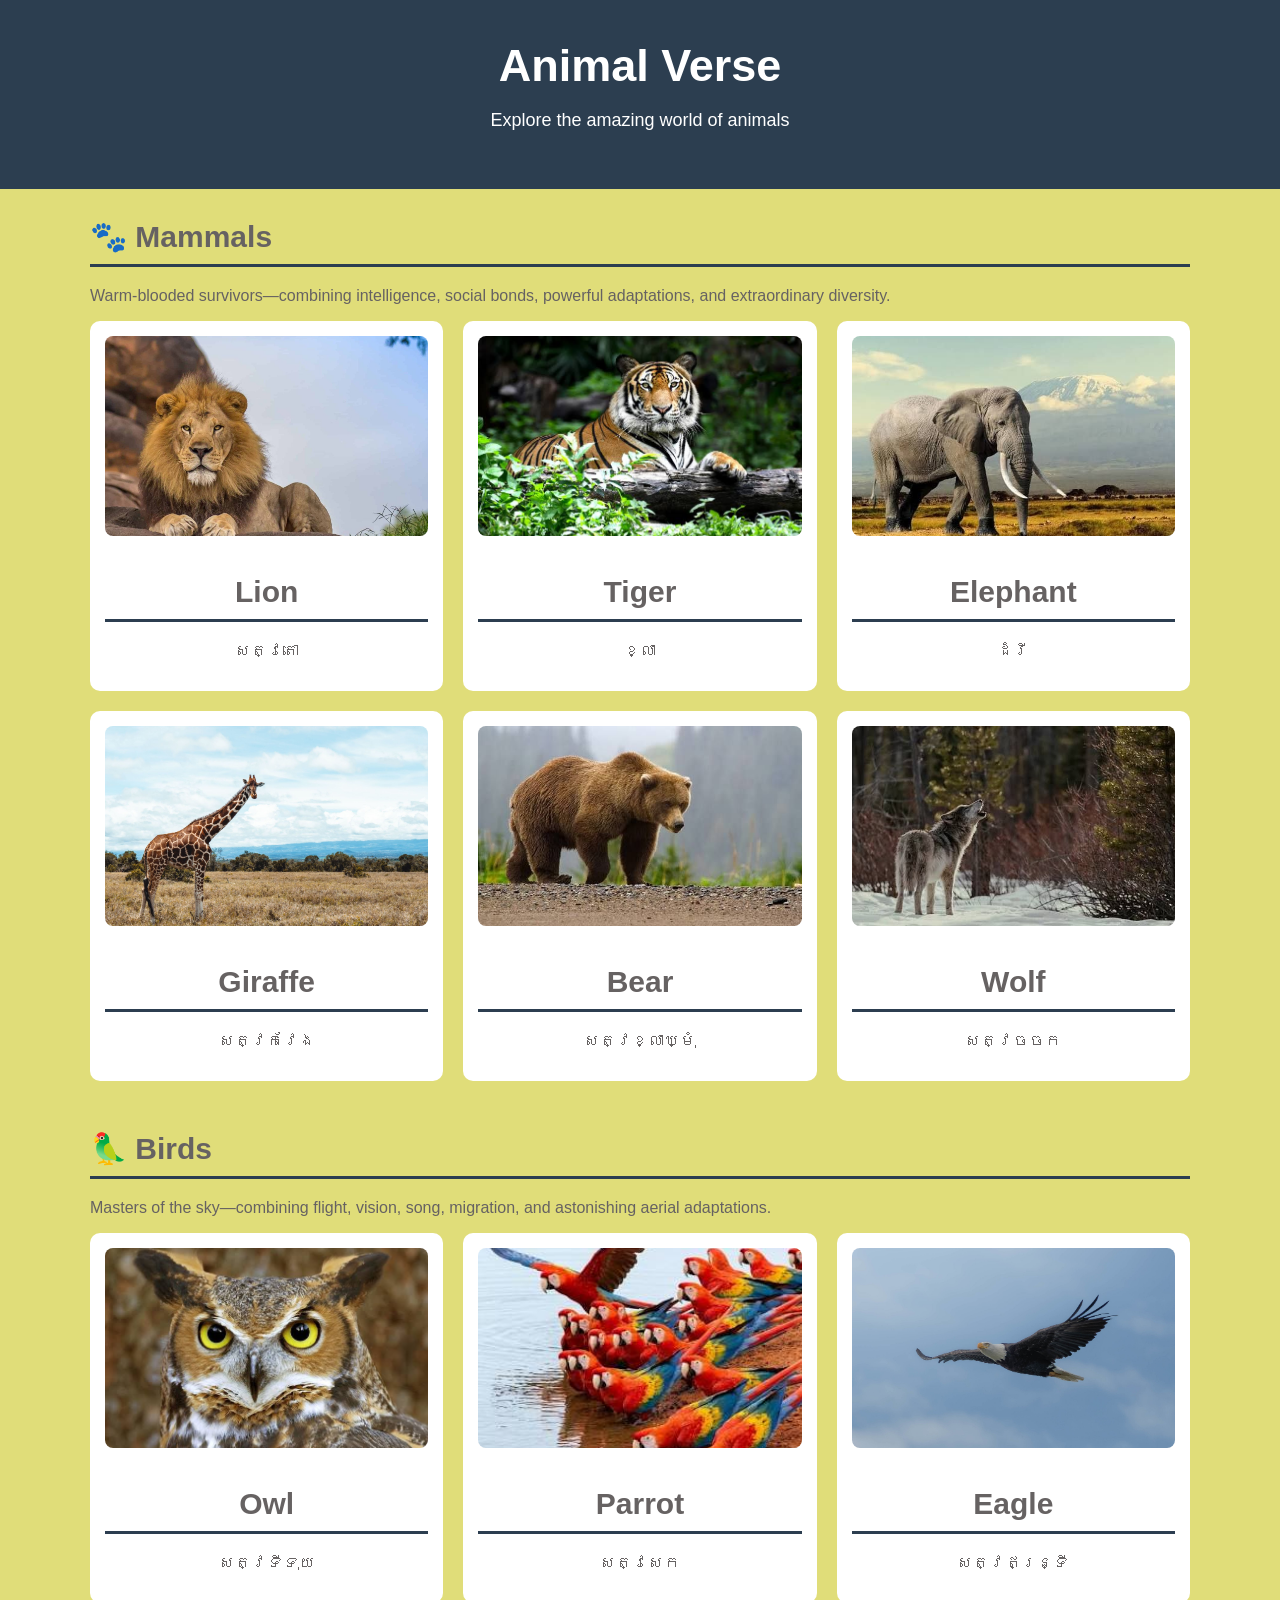
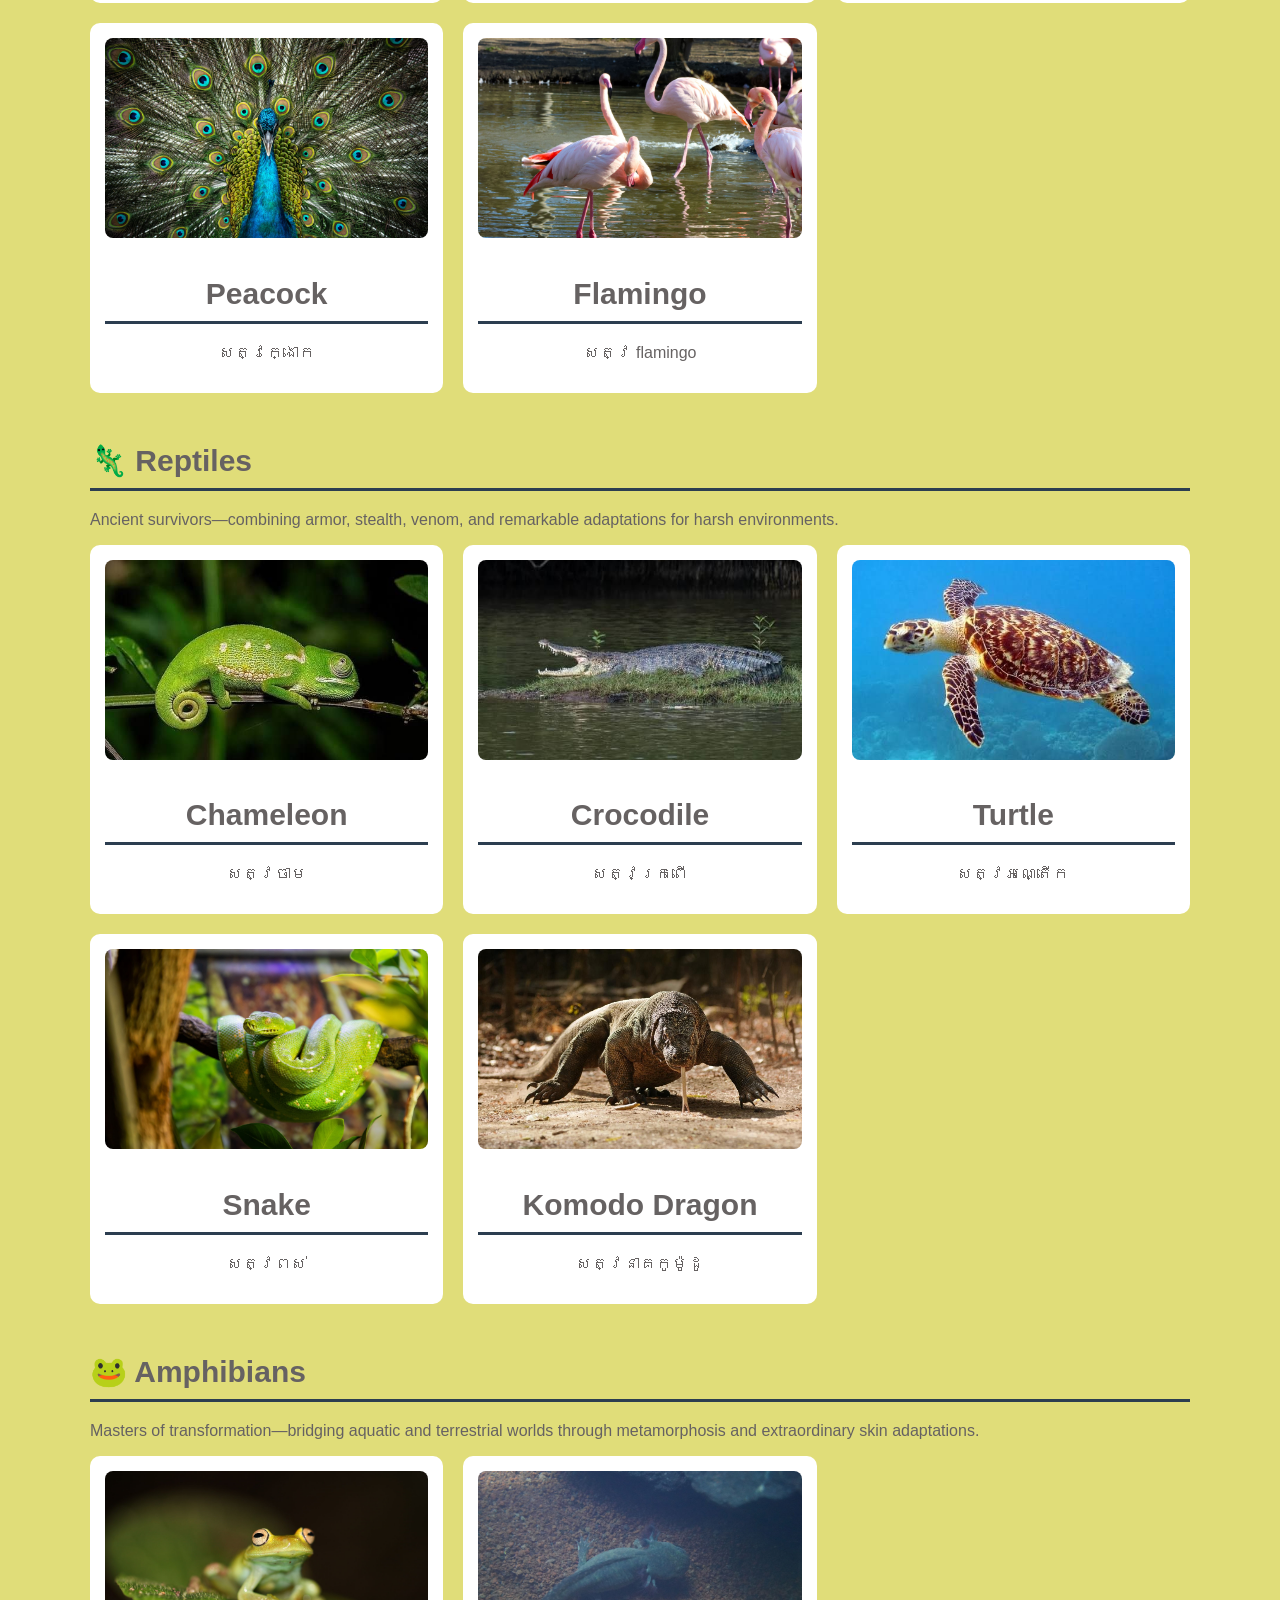
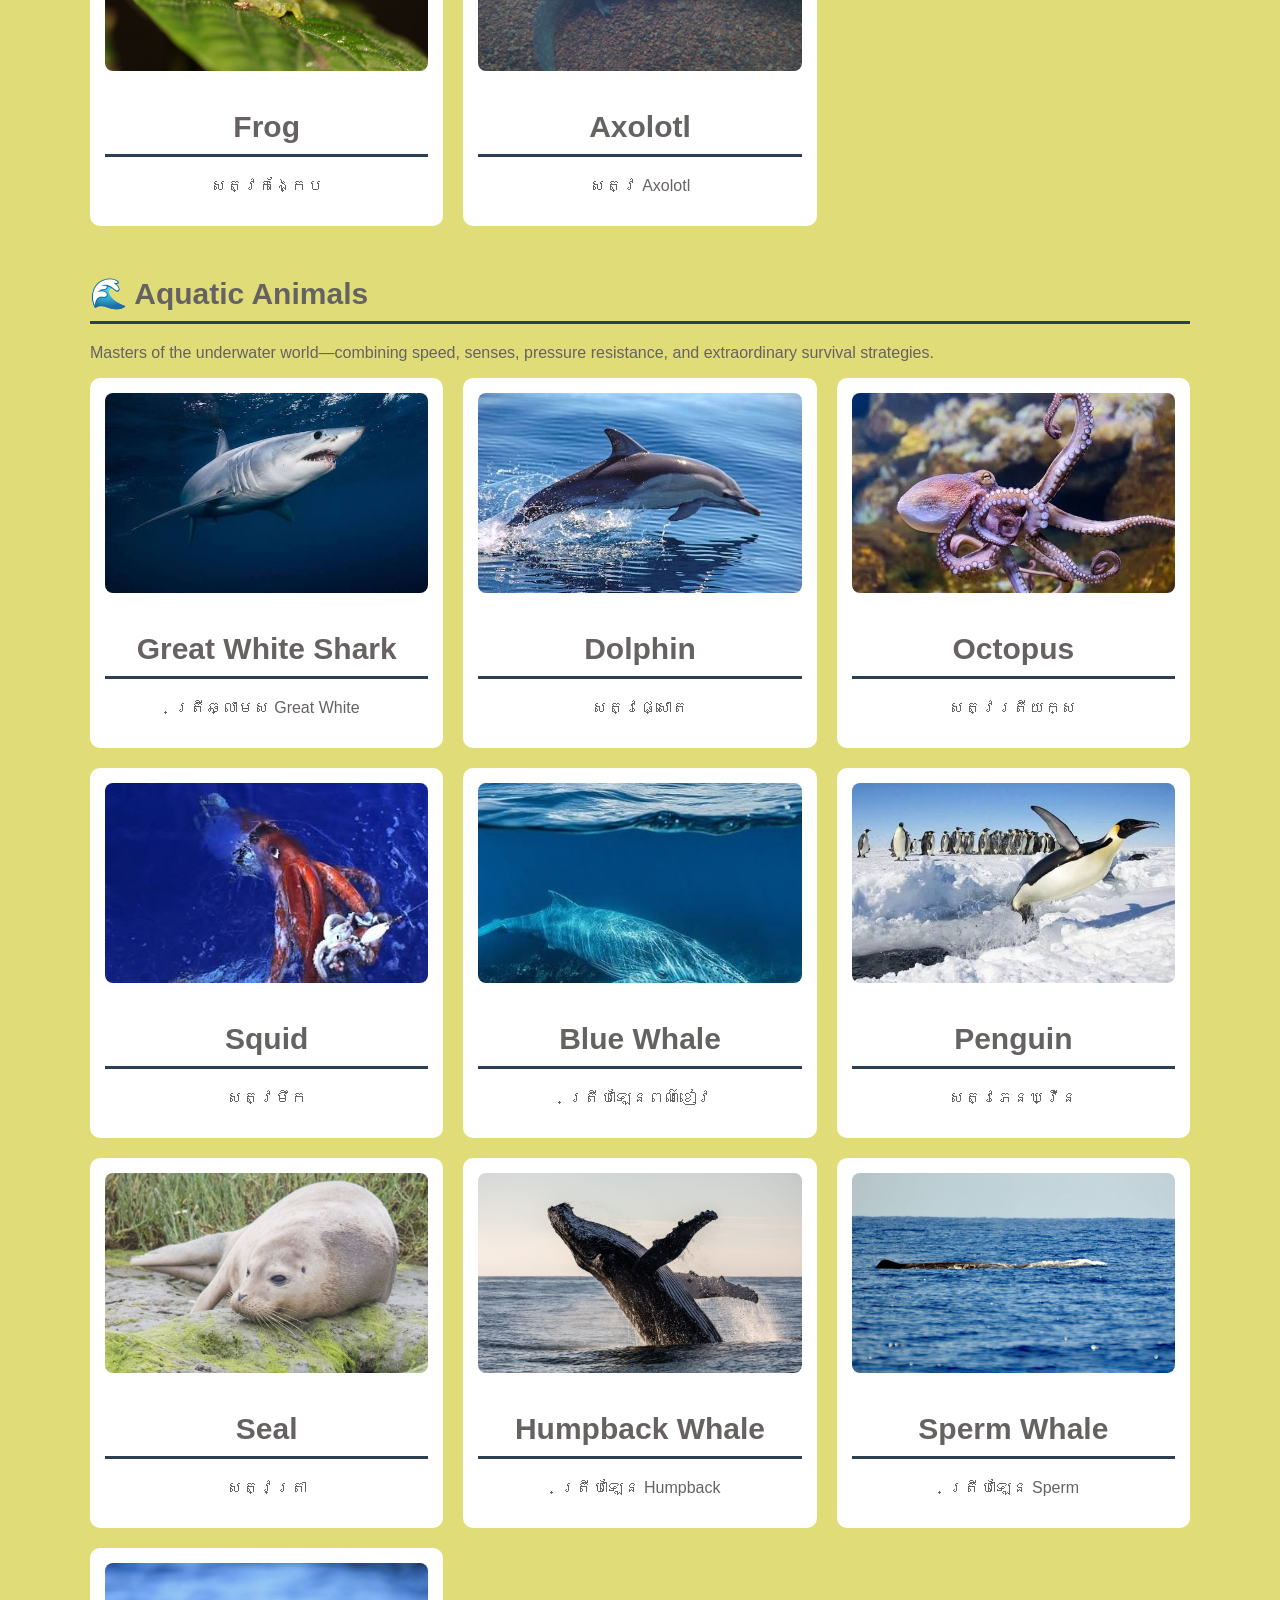
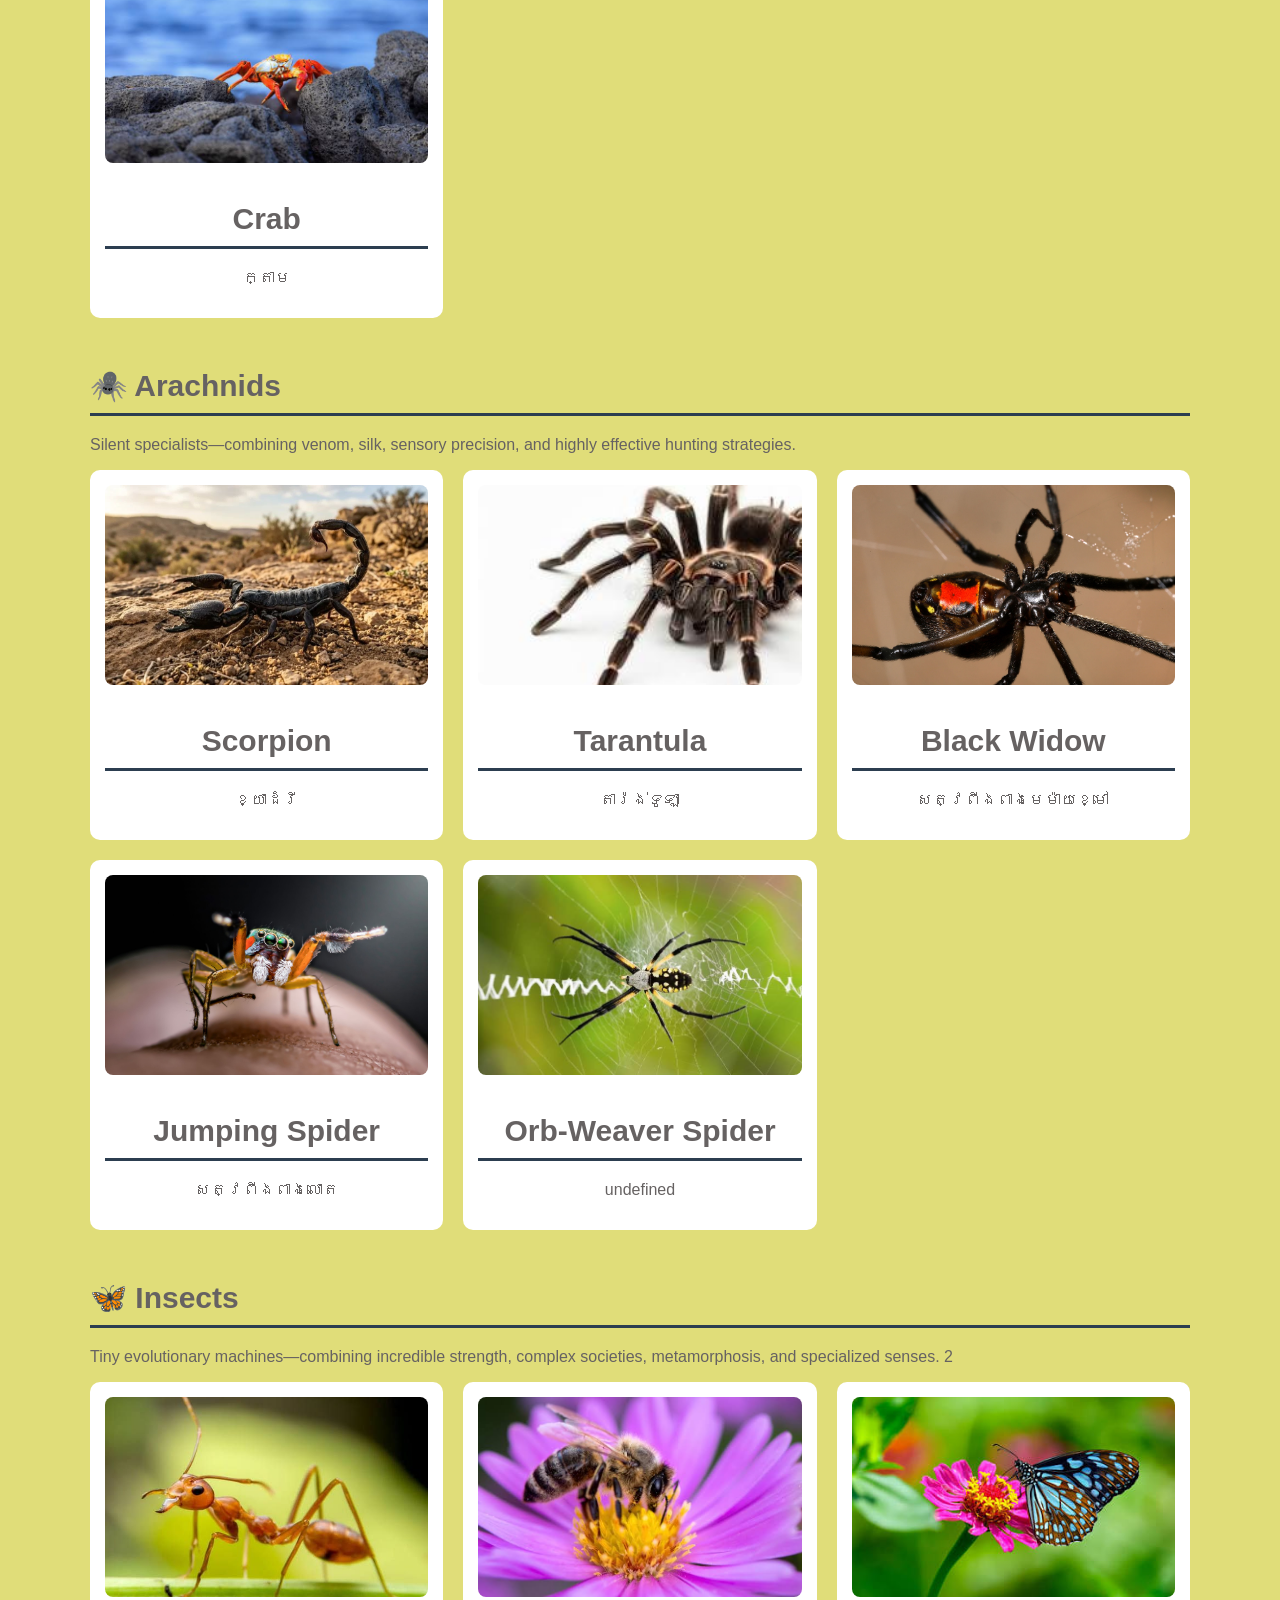
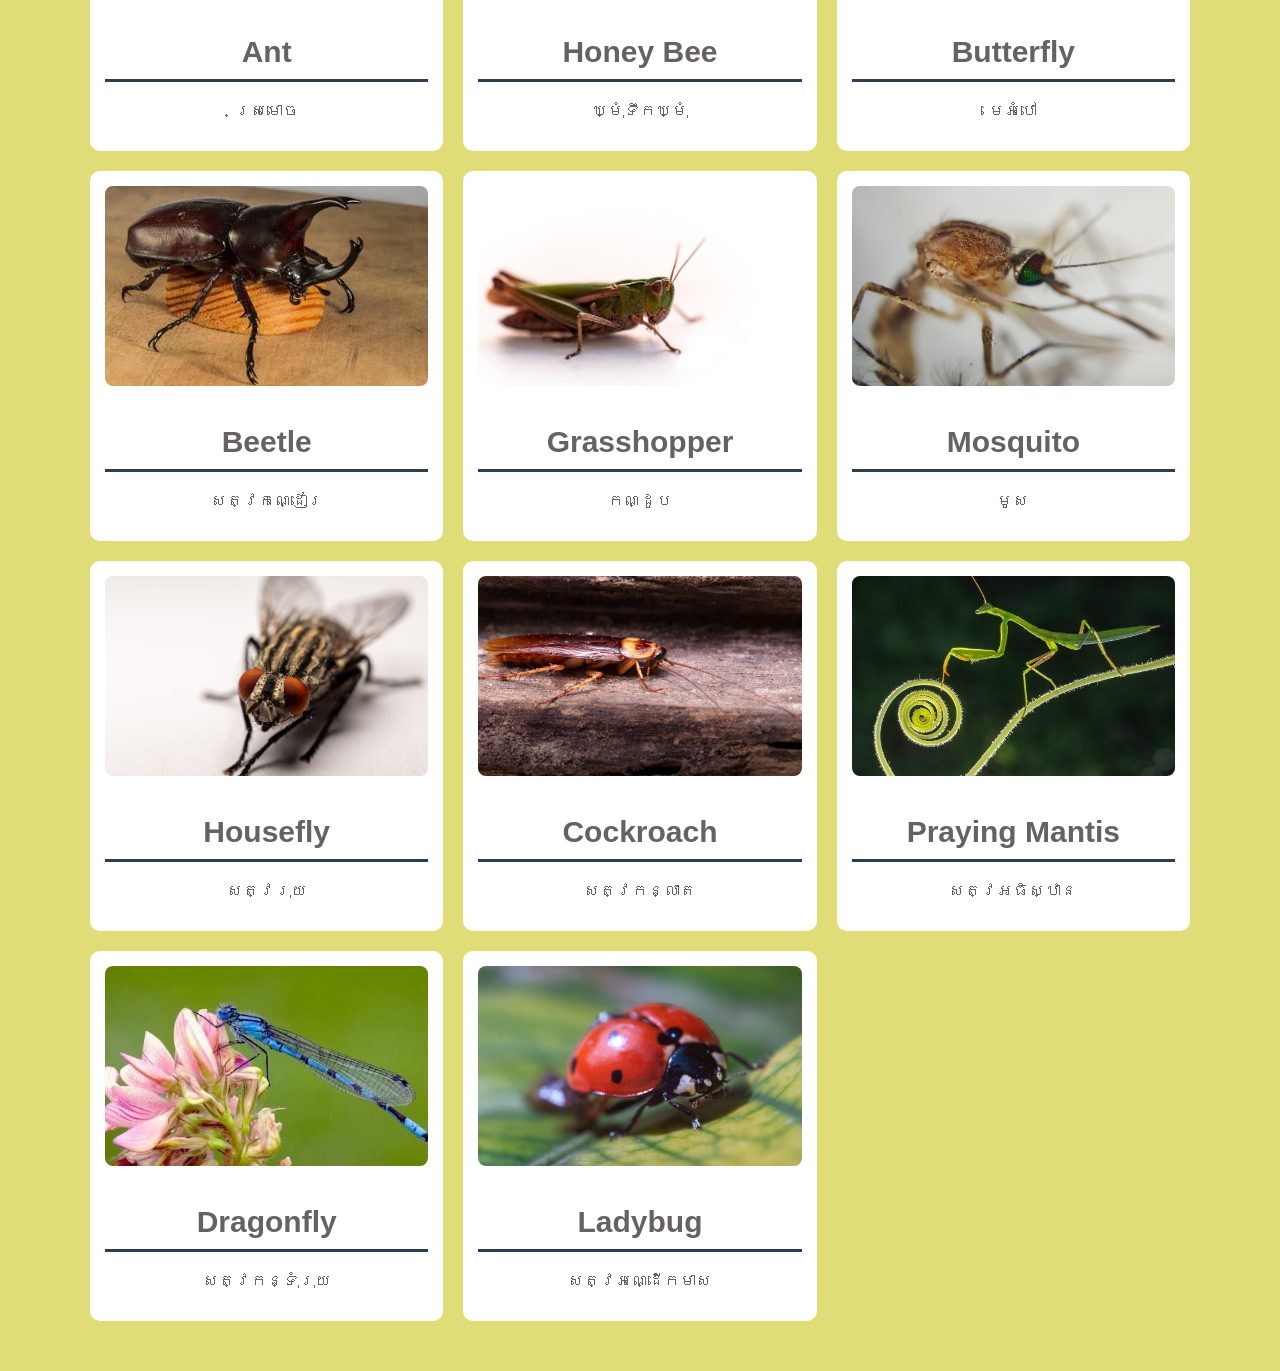
<file: index.html>
<!DOCTYPE html>
<html lang="en">

<head>

    <meta charset="UTF-8">

    <meta name="viewport" content="width=device-width, initial-scale=1.0">

    <title>Animal Verse - Explore the Amazing World of Animals</title>
    <meta name="description" content="Animal Verse is a website where you can explore amazing animals,
     their habitats, characteristics, and fascinating facts.">

    <link rel="stylesheet" href="style.css">

</head>

<body>

    <header>

        <h1>Animal Verse</h1>

        <p>Explore the amazing world of animals</p>

    </header>


    <main>

        <section class="animal-category">

            <h2>🐾 Mammals</h2>

            <p class="category-description">
                Warm-blooded survivors—combining intelligence, social bonds,
powerful adaptations, and extraordinary diversity.
            </p>

            <div class="animal-grid" id="mammals">
                <!-- Mammals will appear here -->
            </div>

        </section>


        <section class="animal-category">

            <h2>🦜 Birds</h2>

            <p class="category-description">
                Masters of the sky—combining flight, vision, song,
migration, and astonishing aerial adaptations.
            </p>

            <div class="animal-grid" id="birds">
                <!-- Birds will appear here -->
            </div>

        </section>


        <section class="animal-category">

            <h2>🦎 Reptiles</h2>

            <p class="category-description">
                Ancient survivors—combining armor, stealth, venom,
and remarkable adaptations for harsh environments.
            </p>

            <div class="animal-grid" id="reptiles">
                <!-- Reptiles will appear here -->
            </div>

        </section>


        <section class="animal-category">
            <h2>🐸 Amphibians</h2>

            <p class="category-description">
                Masters of transformation—bridging aquatic and terrestrial
worlds through metamorphosis and extraordinary skin adaptations.
            </p>


            <div class="animal-grid" id="amphibians">
                <!-- Amphibians will appear here -->
             </div>
        </section>


        <section class="animal-category">

            <h2>🌊 Aquatic Animals</h2>

            <p class="category-description">
                Masters of the underwater world—combining speed,
senses, pressure resistance, and extraordinary survival strategies.
            </p>

            <div class="animal-grid" id="aquatic">
                <!-- Aquatic animals will appear here -->
            </div>

        </section>

        <section class="animal-category">

            <h2>🕷️ Arachnids</h2>

            <p class="category-description">
                Silent specialists—combining venom, silk, sensory precision,
and highly effective hunting strategies.
            </p>

            <div class="animal-grid" id="arachnids">
                <!-- Arachnids will appear here -->
            </div>

        </section>


        <section class="animal-category">

            <h2>🦋 Insects</h2>

            <p class="category-description">
                Tiny evolutionary machines—combining incredible strength,
complex societies, metamorphosis, and specialized senses.
2
            </p>

            <div class="animal-grid" id="insects">
                <!-- Insects will appear here -->
            </div>

        </section>


    </main>


    <div id="animalModal" class="modal">

        <div class="modal-content">

            <button id="closeModal" class="close-button">
                &times;
            </button>

            <div id="animalInfo">
                <!-- Animal information will appear here -->
            </div>

        </div>

    </div>


    <script src="script.js"></script>


</body>

</html>
</file>
<file: style.css>
body {
    font-family: Arial, sans-serif;
    margin: 0;
    background-color: #e0dd79fe;
    color: #666262;
}

header {
    text-align: center;
    padding: 40px;
    background-color: #2c3e50;
    color: rgb(255, 255, 255);
}

header h1 {
    margin: 0;
    font-size: 45px;
}

header p {
    font-size: 18px;
}

main {
    width: 90%;
    max-width: 1100px;
    margin: 30px auto;
}

.animal-category {
    margin-bottom: 50px;
}

.animal-category h2 {
    font-size: 30px;
    margin-bottom: 20px;
    border-bottom: 3px solid #2c3e50;
    padding-bottom: 10px;
}

.animal-grid {
    display: grid;
    grid-template-columns: repeat(3, 1fr);
    gap: 20px;
}
.animal-card-image {
    width: 100%;
    height: 200px;
    object-fit: cover;
    border-radius: 8px;
    margin-bottom: 10px;
}

.animal-card {
    background-color: white;
    padding: 15px;
    border-radius: 10px;
    cursor: pointer;
    text-align: center;
    overflow: hidden;
    transition: transform 0.2s;
}

.animal-card:hover {
    transform: translateY(-5px);
}

#animalInfo {
    margin-top: 40px;
    padding: 30px;
    background-color: white;
    border-radius: 10px;
}
#animalInfo {
    margin-top: 50px;
    padding: 35px;
    background-color: white;
    border-radius: 15px;
    box-shadow: 0 4px 15px rgba(0, 0, 0, 0.08);
}

#animalInfo h2 {
    text-align: center;
    font-size: 35px;
    margin-bottom: 25px;
}

#animalInfo h3 {
    margin-top: 30px;
    font-size: 24px;
    border-bottom: 2px solid #ddd;
    padding-bottom: 8px;
}

#animalInfo p {
    font-size: 17px;
    line-height: 1.8;
}

#animalInfo img {
    display: block;
    width: 400px;
    max-width: 100%;
    height: 280px;
    object-fit: cover;
    margin: 0 auto 30px;
    border-radius: 12px;
}

#animalInfo ul {
    line-height: 2;
    font-size: 17px;
}

.modal {
    display: none;
    position: fixed;
    top: 0;
    left: 0;
    width: 100%;
    height: 100%;
    background-color: rgba(0, 0, 0, 0.65);
    backdrop-filter: blur(8px);
    z-index: 1000;
    overflow-y: auto;
    padding: 40px 20px;
    box-sizing: border-box;
}

.modal-content {
    background-color: white;
    max-width: 900px;
    margin: 0 auto;
    padding: 35px;
    border-radius: 20px;
    position: relative;
    box-sizing: border-box;
}

.close-button {
    position: absolute;
    top: 15px;
    right: 20px;
    border: none;
    background: none;
    font-size: 35px;
    cursor: pointer;
}

.close-button:hover {
    transform: scale(1.2);
}

#animalInfo {
    padding: 20px;
}

#animalInfo h2 {
    text-align: center;
    font-size: 38px;
    margin-bottom: 25px;
}

#animalInfo h3 {
    margin-top: 30px;
    font-size: 24px;
    border-bottom: 2px solid #ddd;
    padding-bottom: 8px;
}

#animalInfo p {
    font-size: 17px;
    line-height: 1.8;
    white-space: pre-line;
}

#animalInfo img {
    display: block;
    width: 400px;
    max-width: 100%;
    height: 280px;
    object-fit: cover;
    margin: 0 auto 30px;
    border-radius: 12px;
}

#animalInfo ul {
    line-height: 2;
    font-size: 17px;
}
</file>
